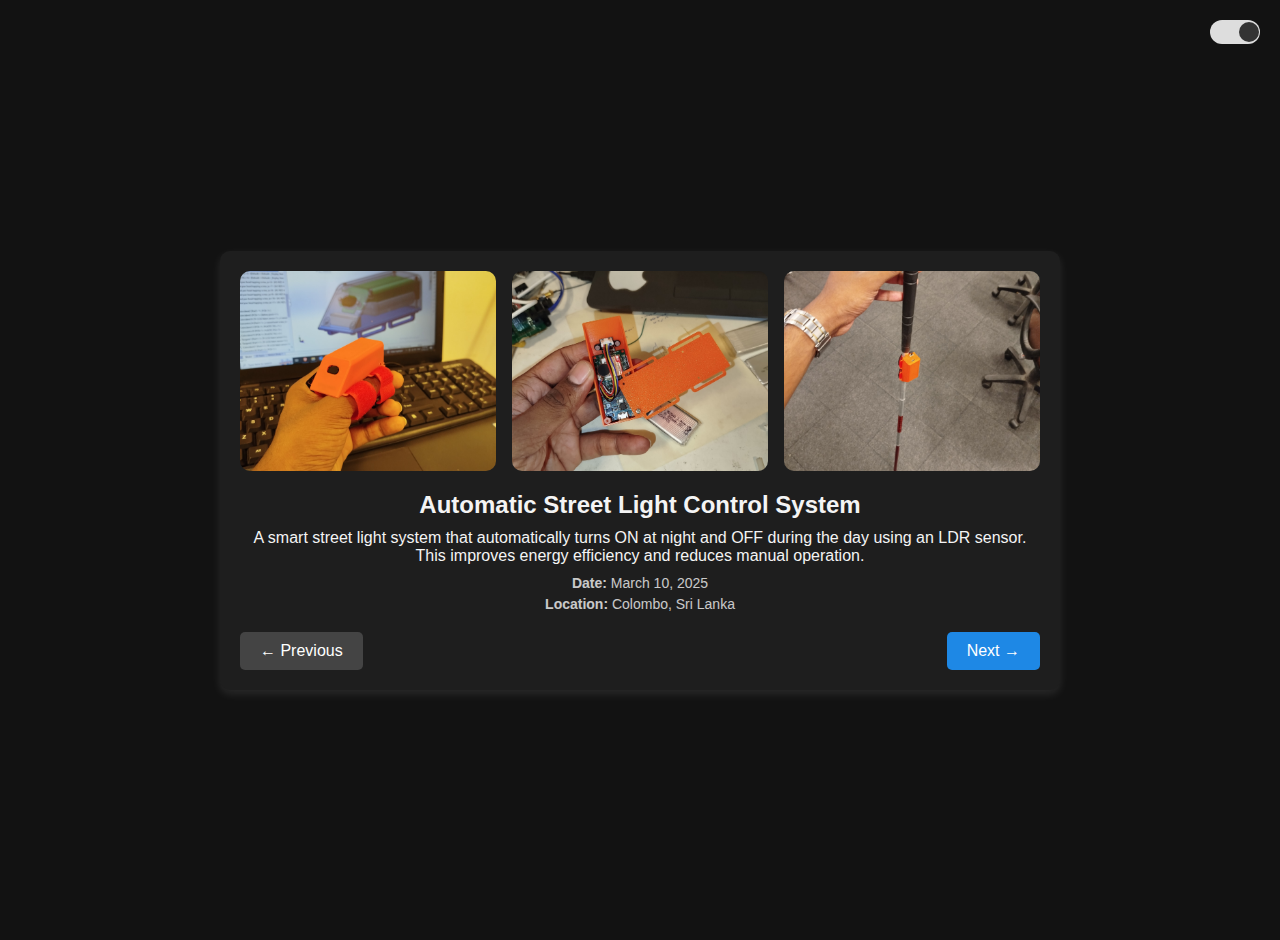
<file: files/Project1.html>
<!DOCTYPE html>
<html lang="en">
<head>
    <meta charset="UTF-8">
    <meta name="viewport" content="width=device-width, initial-scale=1.0">
    <title>Project Showcase</title>
    <style>
        /*blind_cane*/
        /* General Styles */
        body {
            font-family: Arial, sans-serif;
            margin: 0;
            padding: 20px;
            display: flex;
            justify-content: center;
            align-items: center;
            min-height: 100vh;
            background-color: #121212;
            color: #f4f4f4;
            transition: background 0.3s ease, color 0.3s ease;
        }

        /* Container */
        .container {
            max-width: 800px;
            width: 100%;
            background: #1e1e1e;
            padding: 20px;
            border-radius: 10px;
            box-shadow: 0 4px 10px rgba(255, 255, 255, 0.1);
            text-align: center;
        }

        /* Project Image Gallery */
        .image-gallery {
            display: flex;
            justify-content: space-between;
            gap: 10px;
            margin-bottom: 20px;
        }

        .image-gallery img {
            width: 32%;
            height: 200px;
            object-fit: cover;
            border-radius: 10px;
        }

        /* Responsive: Stack images on small screens */
        @media (max-width: 600px) {
            .image-gallery {
                flex-direction: column;
                align-items: center;
            }

            .image-gallery img {
                width: 100%;
                height: auto;
            }
        }

        /* Project Details */
        .project-title {
            font-size: 24px;
            font-weight: bold;
            margin-top: 15px;
        }

        .project-description {
            font-size: 16px;
            margin: 10px 0;
            padding: 0 10px;
        }

        .project-meta {
            font-size: 14px;
            margin: 5px 0;
            opacity: 0.8;
        }

        /* Navigation Buttons */
        .nav-buttons {
            display: flex;
            justify-content: space-between;
            margin-top: 20px;
        }

        .nav-btn {
            padding: 10px 20px;
            border: none;
            border-radius: 5px;
            font-size: 16px;
            cursor: pointer;
            transition: 0.3s ease;
        }

        .prev-btn {
            background: #444;
            color: white;
        }

        .next-btn {
            background: #1E88E5;
            color: white;
        }

        .prev-btn:hover {
            background: #666;
        }

        .next-btn:hover {
            background: #0b7dda;
        }

        /* Dark Mode Toggle Button */
        .toggle-switch {
            position: absolute;
            top: 20px;
            right: 20px;
            display: flex;
            align-items: center;
            cursor: pointer;
        }

        .toggle-switch input {
            display: none;
        }

        .toggle-switch label {
            width: 50px;
            height: 24px;
            background: #2196F3;
            border-radius: 20px;
            position: relative;
            display: inline-block;
            transition: 0.3s;
        }

        .toggle-switch label::before {
            content: "";
            position: absolute;
            width: 20px;
            height: 20px;
            background: white;
            border-radius: 50%;
            top: 2px;
            left: 3px;
            transition: 0.3s;
        }

        .toggle-switch input:checked + label {
            background: #ddd;
        }

        .toggle-switch input:checked + label::before {
            transform: translateX(26px);
            background: #333;
        }

        /* Light Mode */
        .light-mode {
            background-color: #f4f4f4;
            color: #121212;
        }

        .light-mode .container {
            background: white;
            color: black;
            box-shadow: 0 4px 10px rgba(0, 0, 0, 0.2);
        }

        .light-mode .prev-btn {
            background: #ccc;
            color: black;
        }

        .light-mode .next-btn {
            background: #2196F3;
        }

        .light-mode .prev-btn:hover {
            background: #999;
        }

    </style>
</head>
<body class="dark-mode">

    <!-- Dark Mode Toggle Switch -->
    <div class="toggle-switch">
        <input type="checkbox" id="darkModeToggle" checked>
        <label for="darkModeToggle"></label>
    </div>

    <!-- Project Container -->
    <div class="container">
        
        <!-- Image Gallery -->
        <div class="image-gallery">
            <img src="./img1/blind1.jpg" alt="Project Image 1">
            <img src="./img1/blind2.jpg" alt="Project Image 2">
            <img src="./img1/blind3.jpg" alt="Project Image 3">
        </div>

        <div class="project-title">Automatic Street Light Control System</div>
        <div class="project-description">
            A smart street light system that automatically turns ON at night and OFF during the day using an LDR sensor. This improves energy efficiency and reduces manual operation.
        </div>
        <div class="project-meta"><strong>Date:</strong> March 10, 2025</div>
        <div class="project-meta"><strong>Location:</strong> Colombo, Sri Lanka</div>

        <!-- Navigation Buttons -->
        <div class="nav-buttons">
            <button class="nav-btn prev-btn" onclick="goToPreviousPage()">← Previous</button>
            <button class="nav-btn next-btn" onclick="goToNextPage()">Next →</button>
        </div>
    </div>

    <script>
        // Dark Mode Toggle Functionality
        const toggleSwitch = document.getElementById("darkModeToggle");
        toggleSwitch.addEventListener("change", () => {
            document.body.classList.toggle("light-mode");
        });

        // Navigation Functions (Update with actual URLs)
        function goToPreviousPage() {
            window.location.href = "previous-page.html"; // Change to actual previous page URL
        }

        function goToNextPage() {
            window.location.href = "./files/project2.html"; // Change to actual next page URL
        }
    </script>

</body>
</html>
</file>
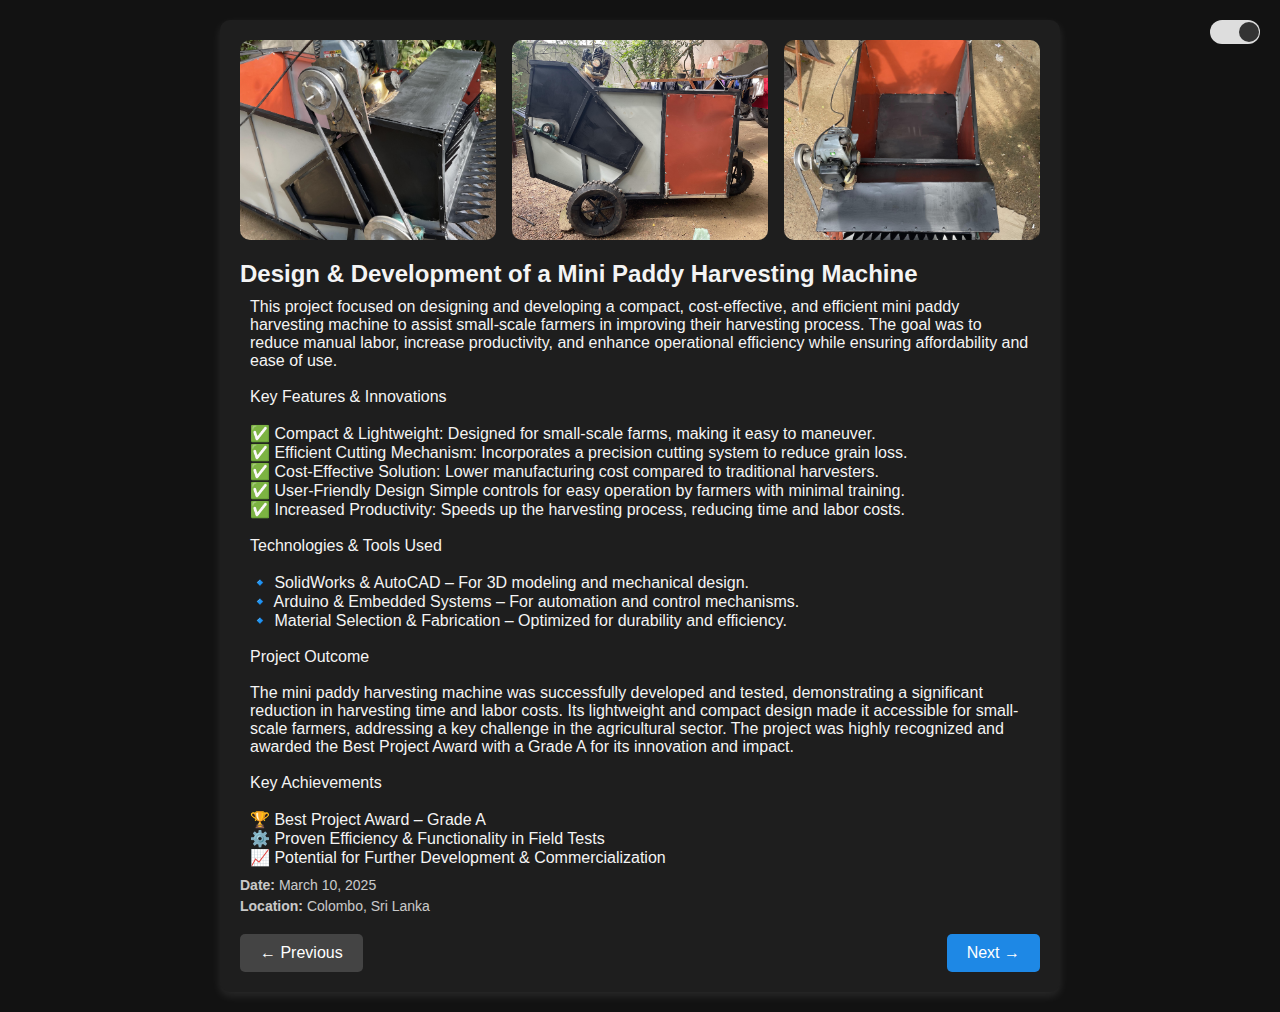
<file: files/Project2.html>
<!DOCTYPE html> 
<html lang="en">
<head>
    <meta charset="UTF-8">
    <meta name="viewport" content="width=device-width, initial-scale=1.0">
    <title>Project Showcase</title>
    <style>
        
        /* General Styles */
        body {
            font-family: Arial, sans-serif;
            margin: 0;
            padding: 20px;
            display: flex;
            justify-content: center;
            align-items: center;
            min-height: 100vh;
            background-color: #121212;
            color: #f4f4f4;
            transition: background 0.3s ease, color 0.3s ease;
        }

        /* Container */
        .container {
            max-width: 800px;
            width: 100%;
            background: #1e1e1e;
            padding: 20px;
            border-radius: 10px;
            box-shadow: 0 4px 10px rgba(255, 255, 255, 0.1);
            text-align: left;
        }

        /* Project Image Gallery */
        .image-gallery {
            display: flex;
            justify-content: space-between;
            gap: 10px;
            margin-bottom: 20px;
        }

        .image-gallery img {
            width: 32%;
            height: 200px;
            object-fit: cover;
            border-radius: 10px;
        }

        /* Responsive: Stack images on small screens */
        @media (max-width: 600px) {
            .image-gallery {
                flex-direction: column;
                align-items: center;
            }

            .image-gallery img {
                width: 100%;
                height: auto;
            }
        }

        /* Project Details */
        .project-title {
            font-size: 24px;
            font-weight: bold;
            margin-top: 15px;
        }

        .project-description {
            font-size: 16px;
            margin: 10px 0;
            padding: 0 10px;
        }

        .project-meta {
            font-size: 14px;
            margin: 5px 0;
            opacity: 0.8;
        }

        /* Navigation Buttons */
        .nav-buttons {
            display: flex;
            justify-content: space-between;
            margin-top: 20px;
        }

        .nav-btn {
            padding: 10px 20px;
            border: none;
            border-radius: 5px;
            font-size: 16px;
            cursor: pointer;
            transition: 0.3s ease;
        }

        .prev-btn {
            background: #444;
            color: white;
        }

        .next-btn {
            background: #1E88E5;
            color: white;
        }

        .prev-btn:hover {
            background: #666;
        }

        .next-btn:hover {
            background: #0b7dda;
        }

        /* Dark Mode Toggle Button */
        .toggle-switch {
            position: absolute;
            top: 20px;
            right: 20px;
            display: flex;
            align-items: center;
            cursor: pointer;
        }

        .toggle-switch input {
            display: none;
        }

        .toggle-switch label {
            width: 50px;
            height: 24px;
            background: #2196F3;
            border-radius: 20px;
            position: relative;
            display: inline-block;
            transition: 0.3s;
        }

        .toggle-switch label::before {
            content: "";
            position: absolute;
            width: 20px;
            height: 20px;
            background: white;
            border-radius: 50%;
            top: 2px;
            left: 3px;
            transition: 0.3s;
        }

        .toggle-switch input:checked + label {
            background: #ddd;
        }

        .toggle-switch input:checked + label::before {
            transform: translateX(26px);
            background: #333;
        }

        /* Light Mode */
        .light-mode {
            background-color: #f4f4f4;
            color: #121212;
        }

        .light-mode .container {
            background: white;
            color: black;
            box-shadow: 0 4px 10px rgba(0, 0, 0, 0.2);
        }

        .light-mode .prev-btn {
            background: #ccc;
            color: black;
        }

        .light-mode .next-btn {
            background: #2196F3;
        }

        .light-mode .prev-btn:hover {
            background: #999;
        }

    </style>
</head>
<body class="dark-mode">

    <!-- Dark Mode Toggle Switch -->
    <div class="toggle-switch">
        <input type="checkbox" id="darkModeToggle" checked>
        <label for="darkModeToggle"></label>
    </div>

    <!-- Project Container -->
    <div class="container">
        
        <!-- Image Gallery -->
        <div class="image-gallery">
            <img src="./img1/mini1.jpg" alt="Project Image 1">
            <img src="./img1/mini2.jpg" alt="Project Image 2">
            <img src="./img1/mini3.jpg" alt="Project Image 3">
        </div>

        <div class="project-title">Design & Development of a Mini Paddy Harvesting Machine</div>
        <div class="project-description">
        This project focused on designing and developing a compact, cost-effective, and efficient mini paddy harvesting machine to
        assist small-scale farmers in improving their harvesting process. The goal was to reduce manual labor,
        increase productivity, and enhance operational efficiency while ensuring affordability and ease of use.<br>
        <br>
        Key Features & Innovations<br>
        <br>
            ✅ Compact & Lightweight:  Designed for small-scale farms, making it easy to maneuver.<br>
            
            ✅ Efficient Cutting Mechanism: Incorporates a precision cutting system to reduce grain loss.<br>
            
            ✅ Cost-Effective Solution: Lower manufacturing cost compared to traditional harvesters.<br>
            
            ✅ User-Friendly Design Simple controls for easy operation by farmers with minimal training.<br>
            
            ✅ Increased Productivity: Speeds up the harvesting process, reducing time and labor costs.<br>
            <br>
            Technologies & Tools Used<br>
            <br>
            🔹 SolidWorks & AutoCAD  – For 3D modeling and mechanical design.<br>
            
            🔹 Arduino & Embedded Systems – For automation and control mechanisms.<br>
            
            🔹 Material Selection & Fabrication – Optimized for durability and efficiency.<br>
            <br>
            Project Outcome<br>
            <br>
            The mini paddy harvesting machine was successfully developed and tested, demonstrating a significant reduction in harvesting time and labor costs. Its lightweight and compact design made it accessible for small-scale farmers, addressing a key challenge in the agricultural sector. The project was highly recognized and awarded the Best Project Award with a Grade A for its innovation and impact.<br>
            <br>
            Key Achievements<br>
            <br>
            🏆 Best Project Award – Grade A<br>
            
            ⚙️ Proven Efficiency & Functionality in Field Tests<br>
            
            📈 Potential for Further Development & Commercialization <br>       </div>
        <div class="project-meta"><strong>Date:</strong> March 10, 2025</div>
        <div class="project-meta"><strong>Location:</strong> Colombo, Sri Lanka</div>

        <!-- Navigation Buttons -->
        <div class="nav-buttons">
            <button class="nav-btn prev-btn" onclick="goToPreviousPage()">← Previous</button>
            <button class="nav-btn next-btn" onclick="goToNextPage()">Next →</button>
        </div>
    </div>

    <script>
        // Dark Mode Toggle Functionality
        const toggleSwitch = document.getElementById("darkModeToggle");
        toggleSwitch.addEventListener("change", () => {
            document.body.classList.toggle("light-mode");
        });

        // Navigation Functions (Update with actual URLs)
        function goToPreviousPage() {
            window.location.href = "./files/project1.html"; // Change to actual previous page URL
        }

        function goToNextPage() {
            window.location.href = "./files/project3.html"; // Change to actual next page URL
        }
    </script>

</body>
</html>
</file>
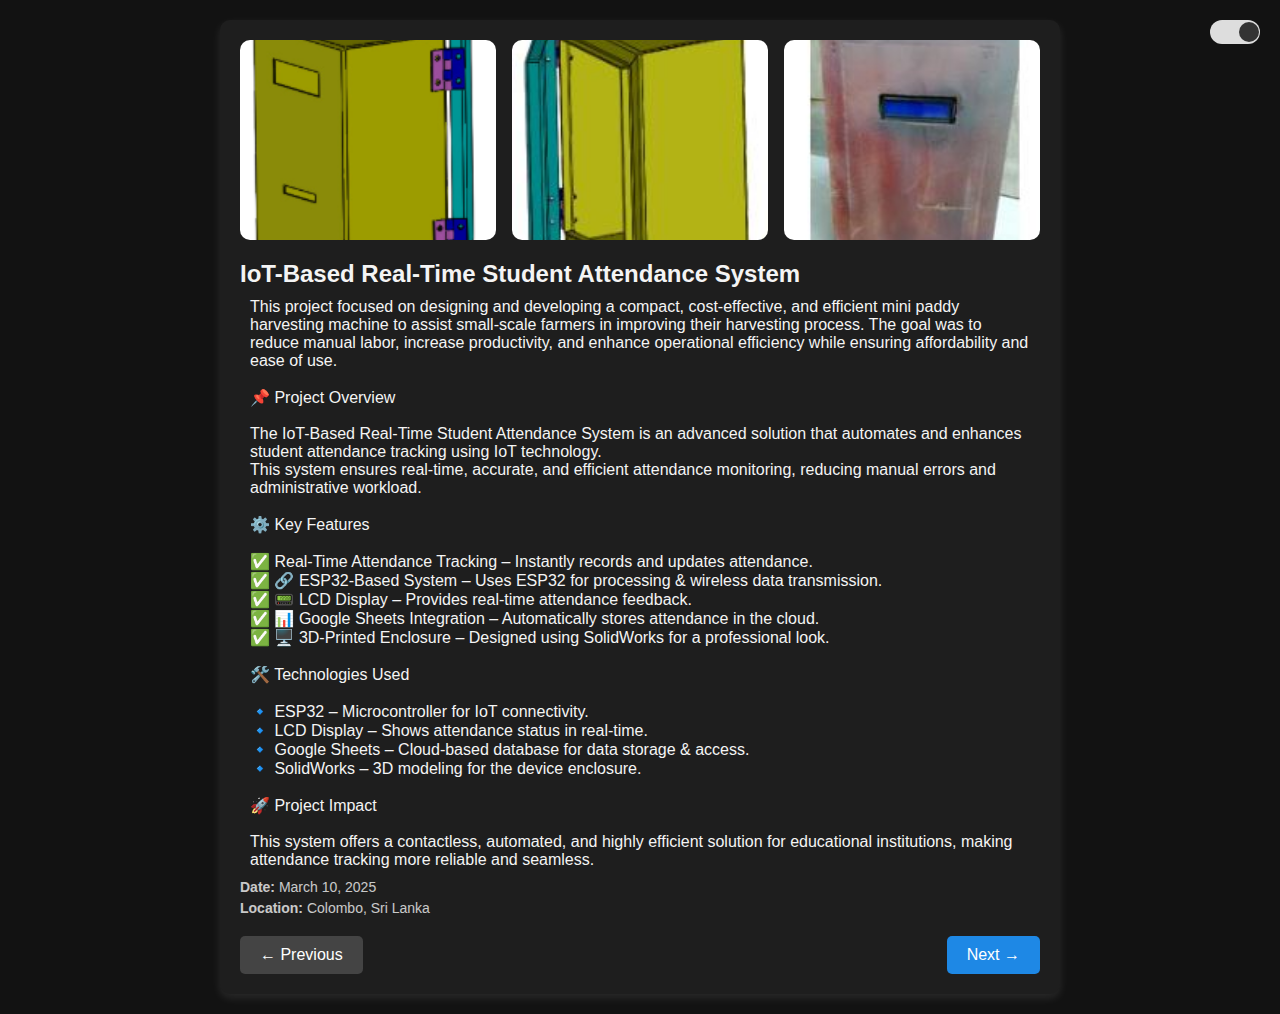
<file: files/Project3.html>
<!DOCTYPE html> 
<html lang="en">
<head>
    <meta charset="UTF-8">
    <meta name="viewport" content="width=device-width, initial-scale=1.0">
    <title>Project Showcase</title>
    <style>
        
        /* General Styles */
        body {
            font-family: Arial, sans-serif;
            margin: 0;
            padding: 20px;
            display: flex;
            justify-content: center;
            align-items: center;
            min-height: 100vh;
            background-color: #121212;
            color: #f4f4f4;
            transition: background 0.3s ease, color 0.3s ease;
        }

        /* Container */
        .container {
            max-width: 800px;
            width: 100%;
            background: #1e1e1e;
            padding: 20px;
            border-radius: 10px;
            box-shadow: 0 4px 10px rgba(255, 255, 255, 0.1);
            text-align: left;
        }

        /* Project Image Gallery */
        .image-gallery {
            display: flex;
            justify-content: space-between;
            gap: 10px;
            margin-bottom: 20px;
        }

        .image-gallery img {
            width: 32%;
            height: 200px;
            object-fit: cover;
            border-radius: 10px;
        }

        /* Responsive: Stack images on small screens */
        @media (max-width: 600px) {
            .image-gallery {
                flex-direction: column;
                align-items: center;
            }

            .image-gallery img {
                width: 100%;
                height: auto;
            }
        }

        /* Project Details */
        .project-title {
            font-size: 24px;
            font-weight: bold;
            margin-top: 15px;
        }

        .project-description {
            font-size: 16px;
            margin: 10px 0;
            padding: 0 10px;
        }

        .project-meta {
            font-size: 14px;
            margin: 5px 0;
            opacity: 0.8;
        }

        /* Navigation Buttons */
        .nav-buttons {
            display: flex;
            justify-content: space-between;
            margin-top: 20px;
        }

        .nav-btn {
            padding: 10px 20px;
            border: none;
            border-radius: 5px;
            font-size: 16px;
            cursor: pointer;
            transition: 0.3s ease;
        }

        .prev-btn {
            background: #444;
            color: white;
        }

        .next-btn {
            background: #1E88E5;
            color: white;
        }

        .prev-btn:hover {
            background: #666;
        }

        .next-btn:hover {
            background: #0b7dda;
        }

        /* Dark Mode Toggle Button */
        .toggle-switch {
            position: absolute;
            top: 20px;
            right: 20px;
            display: flex;
            align-items: center;
            cursor: pointer;
        }

        .toggle-switch input {
            display: none;
        }

        .toggle-switch label {
            width: 50px;
            height: 24px;
            background: #2196F3;
            border-radius: 20px;
            position: relative;
            display: inline-block;
            transition: 0.3s;
        }

        .toggle-switch label::before {
            content: "";
            position: absolute;
            width: 20px;
            height: 20px;
            background: white;
            border-radius: 50%;
            top: 2px;
            left: 3px;
            transition: 0.3s;
        }

        .toggle-switch input:checked + label {
            background: #ddd;
        }

        .toggle-switch input:checked + label::before {
            transform: translateX(26px);
            background: #333;
        }

        /* Light Mode */
        .light-mode {
            background-color: #f4f4f4;
            color: #121212;
        }

        .light-mode .container {
            background: white;
            color: black;
            box-shadow: 0 4px 10px rgba(0, 0, 0, 0.2);
        }

        .light-mode .prev-btn {
            background: #ccc;
            color: black;
        }

        .light-mode .next-btn {
            background: #2196F3;
        }

        .light-mode .prev-btn:hover {
            background: #999;
        }

    </style>
</head>
<body class="dark-mode">

    <!-- Dark Mode Toggle Switch -->
    <div class="toggle-switch">
        <input type="checkbox" id="darkModeToggle" checked>
        <label for="darkModeToggle"></label>
    </div>

    <!-- Project Container -->
    <div class="container">
        
        <!-- Image Gallery -->
        <div class="image-gallery">
            <img src="./img1/Attendance1.jpg" alt="Project Image 1">
            <img src="./img1/Attendance2.jpg" alt="Project Image 2">
            <img src="./img1/Attendance3.jpg" alt="Project Image 3">
        </div>

        <div class="project-title">IoT-Based Real-Time Student Attendance System</div>
        <div class="project-description">
        This project focused on designing and developing a compact, cost-effective, and efficient mini paddy harvesting machine to
        assist small-scale farmers in improving their harvesting process. The goal was to reduce manual labor,
        increase productivity, and enhance operational efficiency while ensuring affordability and ease of use.<br>
        <br>
        📌 Project Overview <br>
        <br>
The IoT-Based Real-Time Student Attendance System is an advanced solution that automates and enhances student attendance tracking using IoT technology. <br>
This system ensures real-time, accurate, and efficient attendance monitoring, reducing manual errors and administrative workload. <br>
<br>
⚙️ Key Features <br>
<br>
✅ Real-Time Attendance Tracking – Instantly records and updates attendance. <br>
✅ 🔗 ESP32-Based System – Uses ESP32 for processing & wireless data transmission. <br>
✅ 📟 LCD Display – Provides real-time attendance feedback. <br>
✅ 📊 Google Sheets Integration – Automatically stores attendance in the cloud. <br>
✅ 🖥️ 3D-Printed Enclosure – Designed using SolidWorks for a professional look. <br>
<br>
🛠️ Technologies Used <br>
<br>
🔹 ESP32 – Microcontroller for IoT connectivity. <br>
🔹 LCD Display – Shows attendance status in real-time. <br>
🔹 Google Sheets – Cloud-based database for data storage & access. <br>
🔹 SolidWorks – 3D modeling for the device enclosure. <br>
<br>
🚀 Project Impact <br>
<br>
This system offers a contactless, automated, and highly efficient solution for educational institutions, making attendance tracking more reliable and seamless. <br>

   </div>
        <div class="project-meta"><strong>Date:</strong> March 10, 2025</div>
        <div class="project-meta"><strong>Location:</strong> Colombo, Sri Lanka</div>

        <!-- Navigation Buttons -->
        <div class="nav-buttons">
            <button class="nav-btn prev-btn" onclick="goToPreviousPage()">← Previous</button>
            <button class="nav-btn next-btn" onclick="goToNextPage()">Next →</button>
        </div>
    </div>

    <script>
        // Dark Mode Toggle Functionality
        const toggleSwitch = document.getElementById("darkModeToggle");
        toggleSwitch.addEventListener("change", () => {
            document.body.classList.toggle("light-mode");
        });

        // Navigation Functions (Update with actual URLs)
        function goToPreviousPage() {
            window.location.href = "./files/project2.html"; // Change to actual previous page URL
        }

        function goToNextPage() {
            window.location.href = "./files/project4.html"; // Change to actual next page URL
        }
    </script>

</body>
</html>
</file>
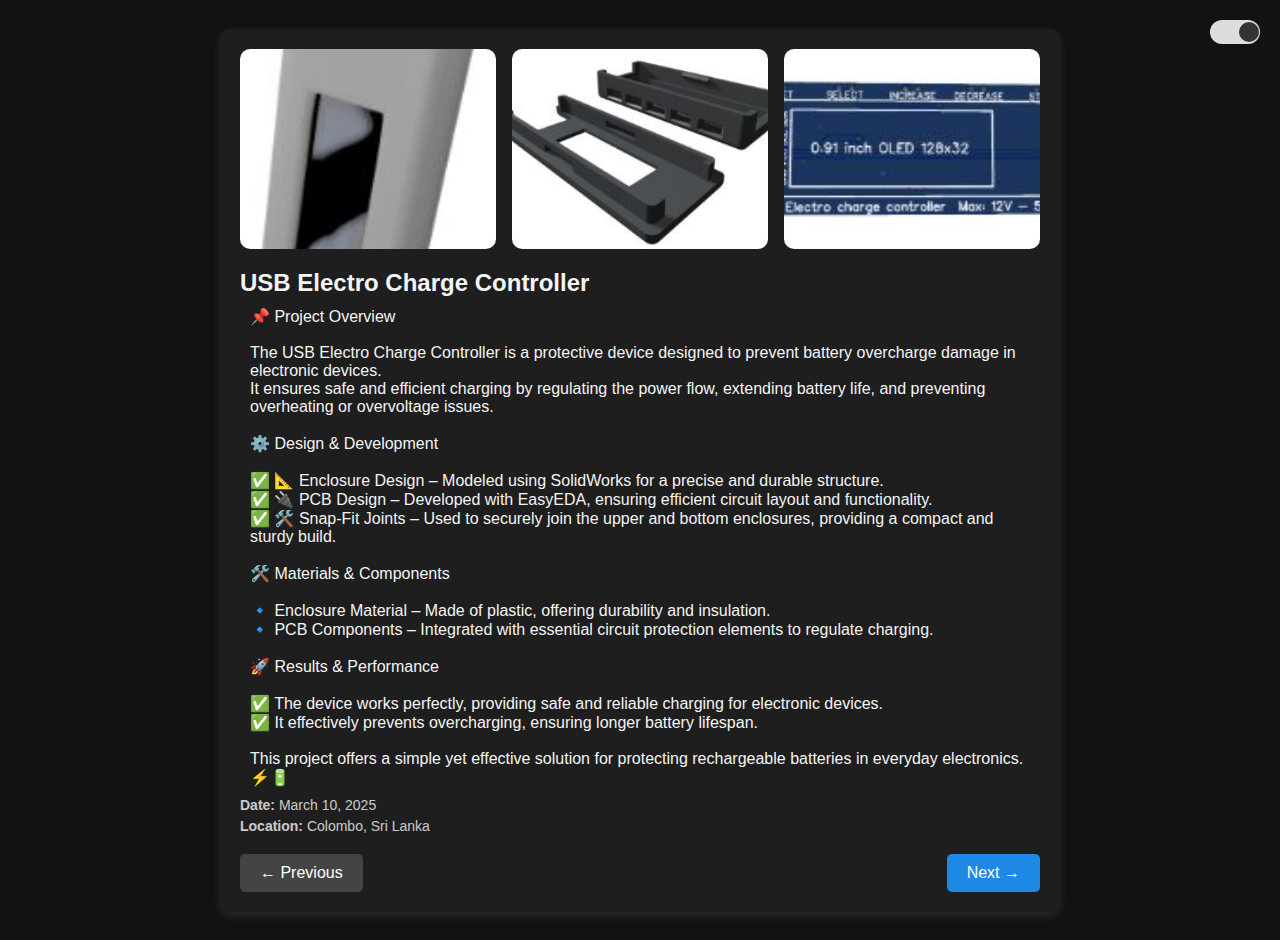
<file: files/Project4.html>
<!DOCTYPE html> 
<html lang="en">
<head>
    <meta charset="UTF-8">
    <meta name="viewport" content="width=device-width, initial-scale=1.0">
    <title>Project Showcase</title>
    <style>
        
        /* General Styles */
        body {
            font-family: Arial, sans-serif;
            margin: 0;
            padding: 20px;
            display: flex;
            justify-content: center;
            align-items: center;
            min-height: 100vh;
            background-color: #121212;
            color: #f4f4f4;
            transition: background 0.3s ease, color 0.3s ease;
        }

        /* Container */
        .container {
            max-width: 800px;
            width: 100%;
            background: #1e1e1e;
            padding: 20px;
            border-radius: 10px;
            box-shadow: 0 4px 10px rgba(255, 255, 255, 0.1);
            text-align: left;
        }

        /* Project Image Gallery */
        .image-gallery {
            display: flex;
            justify-content: space-between;
            gap: 10px;
            margin-bottom: 20px;
        }

        .image-gallery img {
            width: 32%;
            height: 200px;
            object-fit: cover;
            border-radius: 10px;
        }

        /* Responsive: Stack images on small screens */
        @media (max-width: 600px) {
            .image-gallery {
                flex-direction: column;
                align-items: center;
            }

            .image-gallery img {
                width: 100%;
                height: auto;
            }
        }

        /* Project Details */
        .project-title {
            font-size: 24px;
            font-weight: bold;
            margin-top: 15px;
        }

        .project-description {
            font-size: 16px;
            margin: 10px 0;
            padding: 0 10px;
        }

        .project-meta {
            font-size: 14px;
            margin: 5px 0;
            opacity: 0.8;
        }

        /* Navigation Buttons */
        .nav-buttons {
            display: flex;
            justify-content: space-between;
            margin-top: 20px;
        }

        .nav-btn {
            padding: 10px 20px;
            border: none;
            border-radius: 5px;
            font-size: 16px;
            cursor: pointer;
            transition: 0.3s ease;
        }

        .prev-btn {
            background: #444;
            color: white;
        }

        .next-btn {
            background: #1E88E5;
            color: white;
        }

        .prev-btn:hover {
            background: #666;
        }

        .next-btn:hover {
            background: #0b7dda;
        }

        /* Dark Mode Toggle Button */
        .toggle-switch {
            position: absolute;
            top: 20px;
            right: 20px;
            display: flex;
            align-items: center;
            cursor: pointer;
        }

        .toggle-switch input {
            display: none;
        }

        .toggle-switch label {
            width: 50px;
            height: 24px;
            background: #2196F3;
            border-radius: 20px;
            position: relative;
            display: inline-block;
            transition: 0.3s;
        }

        .toggle-switch label::before {
            content: "";
            position: absolute;
            width: 20px;
            height: 20px;
            background: white;
            border-radius: 50%;
            top: 2px;
            left: 3px;
            transition: 0.3s;
        }

        .toggle-switch input:checked + label {
            background: #ddd;
        }

        .toggle-switch input:checked + label::before {
            transform: translateX(26px);
            background: #333;
        }

        /* Light Mode */
        .light-mode {
            background-color: #f4f4f4;
            color: #121212;
        }

        .light-mode .container {
            background: white;
            color: black;
            box-shadow: 0 4px 10px rgba(0, 0, 0, 0.2);
        }

        .light-mode .prev-btn {
            background: #ccc;
            color: black;
        }

        .light-mode .next-btn {
            background: #2196F3;
        }

        .light-mode .prev-btn:hover {
            background: #999;
        }

    </style>
</head>
<body class="dark-mode">

    <!-- Dark Mode Toggle Switch -->
    <div class="toggle-switch">
        <input type="checkbox" id="darkModeToggle" checked>
        <label for="darkModeToggle"></label>
    </div>

    <!-- Project Container -->
    <div class="container">
        
        <!-- Image Gallery -->
        <div class="image-gallery">
            <img src="./img1/LDR1.JPG" alt="Project Image 1">
            <img src="./img1/LDR2.JPG" alt="Project Image 2">
            <img src="./img1/LDR3.JPG" alt="Project Image 3">
        </div>

        <div class="project-title">USB Electro Charge Controller</div>
        <div class="project-description">
            📌 Project Overview <br>
            <br>
            The USB Electro Charge Controller is a protective device designed to prevent battery overcharge damage in electronic devices. <br>
            It ensures safe and efficient charging by regulating the power flow, extending battery life, and preventing overheating or overvoltage issues. <br>
            <br>
            ⚙️ Design & Development <br>
            <br>
            ✅ 📐 Enclosure Design – Modeled using SolidWorks for a precise and durable structure. <br>
            ✅ 🔌 PCB Design – Developed with EasyEDA, ensuring efficient circuit layout and functionality. <br>
            ✅ 🛠️ Snap-Fit Joints – Used to securely join the upper and bottom enclosures, providing a compact and sturdy build. <br>
            <br>
            🛠️ Materials & Components <br>
            <br>
            🔹 Enclosure Material – Made of plastic, offering durability and insulation. <br>
            🔹 PCB Components – Integrated with essential circuit protection elements to regulate charging. <br>
            <br>
            🚀 Results & Performance <br>
            <br>
            ✅ The device works perfectly, providing safe and reliable charging for electronic devices. <br>
            ✅ It effectively prevents overcharging, ensuring longer battery lifespan. <br>
            <br>
            
            This project offers a simple yet effective solution for protecting rechargeable batteries in everyday electronics. ⚡🔋 <br>
            
                   </div>
        <div class="project-meta"><strong>Date:</strong> March 10, 2025</div>
        <div class="project-meta"><strong>Location:</strong> Colombo, Sri Lanka</div>

        <!-- Navigation Buttons -->
        <div class="nav-buttons">
            <button class="nav-btn prev-btn" onclick="goToPreviousPage()">← Previous</button>
            <button class="nav-btn next-btn" onclick="goToNextPage()">Next →</button>
        </div>
    </div>

    <script>
        // Dark Mode Toggle Functionality
        const toggleSwitch = document.getElementById("darkModeToggle");
        toggleSwitch.addEventListener("change", () => {
            document.body.classList.toggle("light-mode");
        });

        // Navigation Functions (Update with actual URLs)
        function goToPreviousPage() {
            window.location.href = "./files/project3.html"; // Change to actual previous page URL
        }

        function goToNextPage() {
            window.location.href = "./files/project5.html"; // Change to actual next page URL
        }
    </script>

</body>
</html>
</file>
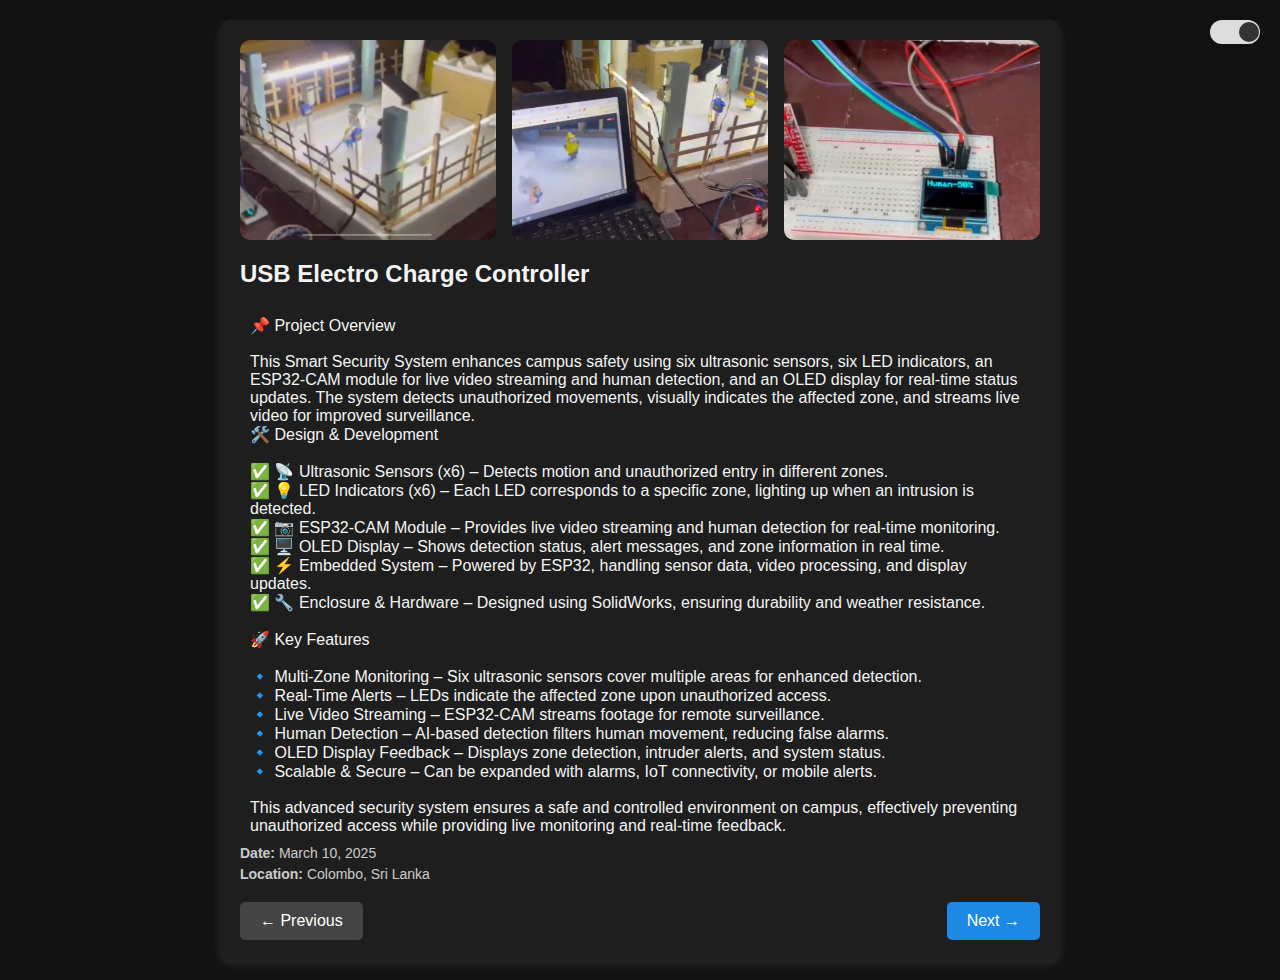
<file: files/Project5.html>
<!DOCTYPE html> 
<html lang="en">
<head>
    <meta charset="UTF-8">
    <meta name="viewport" content="width=device-width, initial-scale=1.0">
    <title>Project Showcase</title>
    <style>
        
        /* General Styles */
        body {
            font-family: Arial, sans-serif;
            margin: 0;
            padding: 20px;
            display: flex;
            justify-content: center;
            align-items: center;
            min-height: 100vh;
            background-color: #121212;
            color: #f4f4f4;
            transition: background 0.3s ease, color 0.3s ease;
        }

        /* Container */
        .container {
            max-width: 800px;
            width: 100%;
            background: #1e1e1e;
            padding: 20px;
            border-radius: 10px;
            box-shadow: 0 4px 10px rgba(255, 255, 255, 0.1);
            text-align: left;
        }

        /* Project Image Gallery */
        .image-gallery {
            display: flex;
            justify-content: space-between;
            gap: 10px;
            margin-bottom: 20px;
        }

        .image-gallery img {
            width: 32%;
            height: 200px;
            object-fit: cover;
            border-radius: 10px;
        }

        /* Responsive: Stack images on small screens */
        @media (max-width: 600px) {
            .image-gallery {
                flex-direction: column;
                align-items: center;
            }

            .image-gallery img {
                width: 100%;
                height: auto;
            }
        }

        /* Project Details */
        .project-title {
            font-size: 24px;
            font-weight: bold;
            margin-top: 15px;
        }

        .project-description {
            font-size: 16px;
            margin: 10px 0;
            padding: 0 10px;
        }

        .project-meta {
            font-size: 14px;
            margin: 5px 0;
            opacity: 0.8;
        }

        /* Navigation Buttons */
        .nav-buttons {
            display: flex;
            justify-content: space-between;
            margin-top: 20px;
        }

        .nav-btn {
            padding: 10px 20px;
            border: none;
            border-radius: 5px;
            font-size: 16px;
            cursor: pointer;
            transition: 0.3s ease;
        }

        .prev-btn {
            background: #444;
            color: white;
        }

        .next-btn {
            background: #1E88E5;
            color: white;
        }

        .prev-btn:hover {
            background: #666;
        }

        .next-btn:hover {
            background: #0b7dda;
        }

        /* Dark Mode Toggle Button */
        .toggle-switch {
            position: absolute;
            top: 20px;
            right: 20px;
            display: flex;
            align-items: center;
            cursor: pointer;
        }

        .toggle-switch input {
            display: none;
        }

        .toggle-switch label {
            width: 50px;
            height: 24px;
            background: #2196F3;
            border-radius: 20px;
            position: relative;
            display: inline-block;
            transition: 0.3s;
        }

        .toggle-switch label::before {
            content: "";
            position: absolute;
            width: 20px;
            height: 20px;
            background: white;
            border-radius: 50%;
            top: 2px;
            left: 3px;
            transition: 0.3s;
        }

        .toggle-switch input:checked + label {
            background: #ddd;
        }

        .toggle-switch input:checked + label::before {
            transform: translateX(26px);
            background: #333;
        }

        /* Light Mode */
        .light-mode {
            background-color: #f4f4f4;
            color: #121212;
        }

        .light-mode .container {
            background: white;
            color: black;
            box-shadow: 0 4px 10px rgba(0, 0, 0, 0.2);
        }

        .light-mode .prev-btn {
            background: #ccc;
            color: black;
        }

        .light-mode .next-btn {
            background: #2196F3;
        }

        .light-mode .prev-btn:hover {
            background: #999;
        }

    </style>
</head>
<body class="dark-mode">

    <!-- Dark Mode Toggle Switch -->
    <div class="toggle-switch">
        <input type="checkbox" id="darkModeToggle" checked>
        <label for="darkModeToggle"></label>
    </div>

    <!-- Project Container -->
    <div class="container">
        
        <!-- Image Gallery -->
        <div class="image-gallery">
            <img src="./img1/securty1.jpg" alt="Project Image 1">
            <img src="./img1/securty2.jpg" alt="Project Image 2">
            <img src="./img1/securty3.jpg" alt="Project Image 3">
        </div>

        <div class="project-title">USB Electro Charge Controller</div>
        <div class="project-description">
            <br>
            📌 Project Overview<br>
            <br>
This Smart Security System enhances campus safety using six ultrasonic sensors, six LED indicators, an ESP32-CAM module for live video streaming and human detection, and an OLED display for real-time status updates. The system detects unauthorized movements, visually indicates the affected zone, and streams live video for improved surveillance.
<br>
🛠️ Design & Development<br>
<br>
✅ 📡 Ultrasonic Sensors (x6) – Detects motion and unauthorized entry in different zones. <br>
✅ 💡 LED Indicators (x6) – Each LED corresponds to a specific zone, lighting up when an intrusion is detected. <br>
✅ 📷 ESP32-CAM Module – Provides live video streaming and human detection for real-time monitoring. <br>
✅ 🖥️ OLED Display – Shows detection status, alert messages, and zone information in real time. <br>
✅ ⚡ Embedded System – Powered by ESP32, handling sensor data, video processing, and display updates. <br>
✅ 🔧 Enclosure & Hardware – Designed using SolidWorks, ensuring durability and weather resistance. <br>
<br>
🚀 Key Features<br>
<br>
🔹 Multi-Zone Monitoring – Six ultrasonic sensors cover multiple areas for enhanced detection. <br>
🔹 Real-Time Alerts – LEDs indicate the affected zone upon unauthorized access. <br>
🔹 Live Video Streaming – ESP32-CAM streams footage for remote surveillance. <br>
🔹 Human Detection – AI-based detection filters human movement, reducing false alarms. <br>
🔹 OLED Display Feedback – Displays zone detection, intruder alerts, and system status. <br>
🔹 Scalable & Secure – Can be expanded with alarms, IoT connectivity, or mobile alerts. <br>
<br>
This advanced security system ensures a safe and controlled environment on campus, effectively
preventing unauthorized access while providing live monitoring and real-time feedback.
                   </div>
        <div class="project-meta"><strong>Date:</strong> March 10, 2025</div>
        <div class="project-meta"><strong>Location:</strong> Colombo, Sri Lanka</div>

        <!-- Navigation Buttons -->
        <div class="nav-buttons">
            <button class="nav-btn prev-btn" onclick="goToPreviousPage()">← Previous</button>
            <button class="nav-btn next-btn" onclick="goToNextPage()">Next →</button>
        </div>
    </div>

    <script>
        // Dark Mode Toggle Functionality
        const toggleSwitch = document.getElementById("darkModeToggle");
        toggleSwitch.addEventListener("change", () => {
            document.body.classList.toggle("light-mode");
        });

        // Navigation Functions (Update with actual URLs)
        function goToPreviousPage() {
            window.location.href = "./files/project4.html"; // Change to actual previous page URL
        }

        function goToNextPage() {
            window.location.href = "./files/project6.html"; // Change to actual next page URL
        }
    </script>

</body>
</html>
</file>
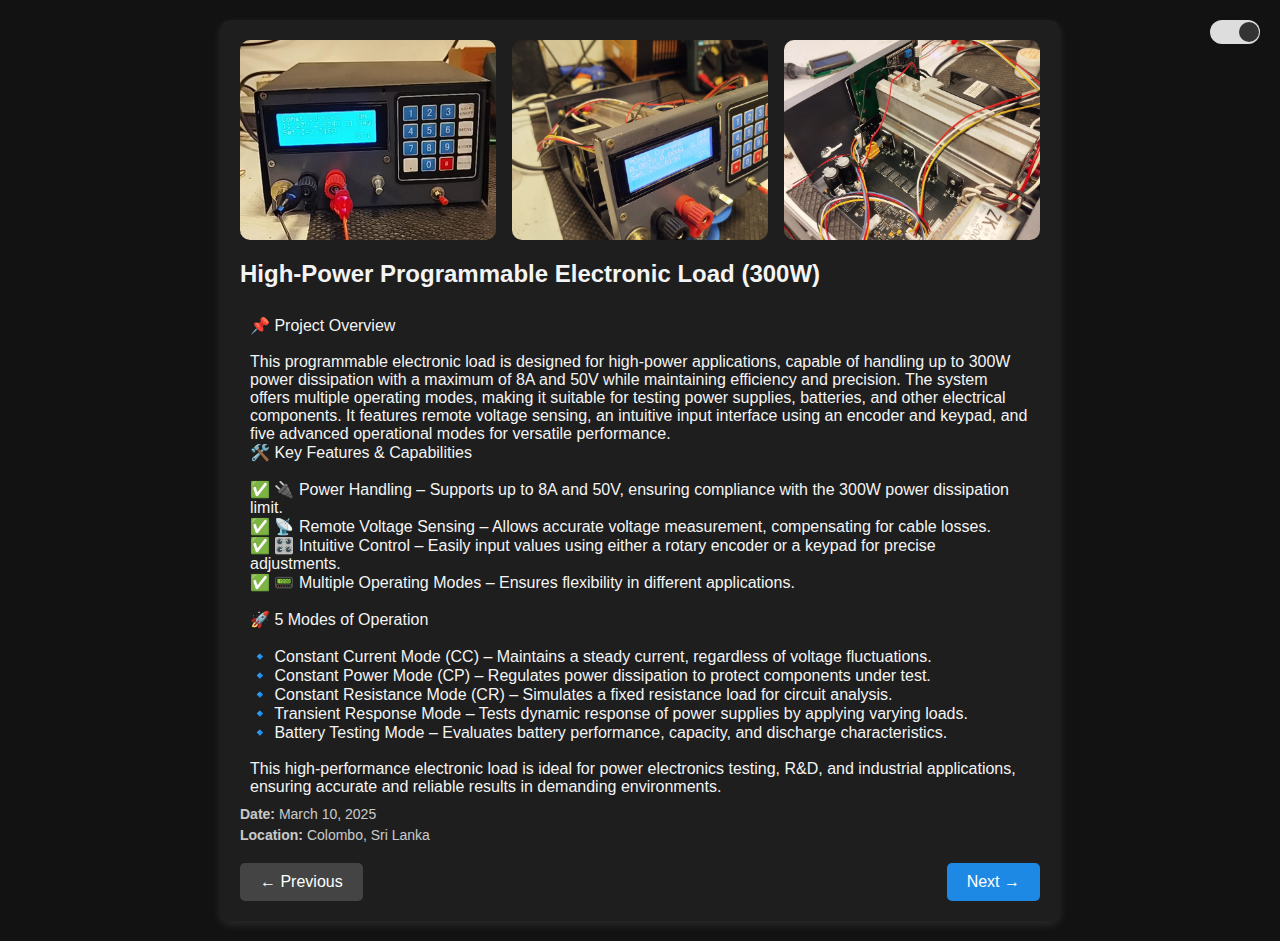
<file: files/Project6.html>
<!DOCTYPE html> 
<html lang="en">
<head>
    <meta charset="UTF-8">
    <meta name="viewport" content="width=device-width, initial-scale=1.0">
    <title>Project Showcase</title>
    <style>
        
        /* General Styles */
        body {
            font-family: Arial, sans-serif;
            margin: 0;
            padding: 20px;
            display: flex;
            justify-content: center;
            align-items: center;
            min-height: 100vh;
            background-color: #121212;
            color: #f4f4f4;
            transition: background 0.3s ease, color 0.3s ease;
        }

        /* Container */
        .container {
            max-width: 800px;
            width: 100%;
            background: #1e1e1e;
            padding: 20px;
            border-radius: 10px;
            box-shadow: 0 4px 10px rgba(255, 255, 255, 0.1);
            text-align: left;
        }

        /* Project Image Gallery */
        .image-gallery {
            display: flex;
            justify-content: space-between;
            gap: 10px;
            margin-bottom: 20px;
        }

        .image-gallery img {
            width: 32%;
            height: 200px;
            object-fit: cover;
            border-radius: 10px;
        }

        /* Responsive: Stack images on small screens */
        @media (max-width: 600px) {
            .image-gallery {
                flex-direction: column;
                align-items: center;
            }

            .image-gallery img {
                width: 100%;
                height: auto;
            }
        }

        /* Project Details */
        .project-title {
            font-size: 24px;
            font-weight: bold;
            margin-top: 15px;
        }

        .project-description {
            font-size: 16px;
            margin: 10px 0;
            padding: 0 10px;
        }

        .project-meta {
            font-size: 14px;
            margin: 5px 0;
            opacity: 0.8;
        }

        /* Navigation Buttons */
        .nav-buttons {
            display: flex;
            justify-content: space-between;
            margin-top: 20px;
        }

        .nav-btn {
            padding: 10px 20px;
            border: none;
            border-radius: 5px;
            font-size: 16px;
            cursor: pointer;
            transition: 0.3s ease;
        }

        .prev-btn {
            background: #444;
            color: white;
        }

        .next-btn {
            background: #1E88E5;
            color: white;
        }

        .prev-btn:hover {
            background: #666;
        }

        .next-btn:hover {
            background: #0b7dda;
        }

        /* Dark Mode Toggle Button */
        .toggle-switch {
            position: absolute;
            top: 20px;
            right: 20px;
            display: flex;
            align-items: center;
            cursor: pointer;
        }

        .toggle-switch input {
            display: none;
        }

        .toggle-switch label {
            width: 50px;
            height: 24px;
            background: #2196F3;
            border-radius: 20px;
            position: relative;
            display: inline-block;
            transition: 0.3s;
        }

        .toggle-switch label::before {
            content: "";
            position: absolute;
            width: 20px;
            height: 20px;
            background: white;
            border-radius: 50%;
            top: 2px;
            left: 3px;
            transition: 0.3s;
        }

        .toggle-switch input:checked + label {
            background: #ddd;
        }

        .toggle-switch input:checked + label::before {
            transform: translateX(26px);
            background: #333;
        }

        /* Light Mode */
        .light-mode {
            background-color: #f4f4f4;
            color: #121212;
        }

        .light-mode .container {
            background: white;
            color: black;
            box-shadow: 0 4px 10px rgba(0, 0, 0, 0.2);
        }

        .light-mode .prev-btn {
            background: #ccc;
            color: black;
        }

        .light-mode .next-btn {
            background: #2196F3;
        }

        .light-mode .prev-btn:hover {
            background: #999;
        }

    </style>
</head>
<body class="dark-mode">

    <!-- Dark Mode Toggle Switch -->
    <div class="toggle-switch">
        <input type="checkbox" id="darkModeToggle" checked>
        <label for="darkModeToggle"></label>
    </div>

    <!-- Project Container -->
    <div class="container">
        
        <!-- Image Gallery -->
        <div class="image-gallery">
            <img src="./img1/load1.jpg" alt="Project Image 1">
            <img src="./img1/load2.jpg" alt="Project Image 2">
            <img src="./img1/load3.jpg" alt="Project Image 3">
        </div>

        <div class="project-title">High-Power Programmable Electronic Load (300W)</div>
        <div class="project-description">
            <br>
            📌 Project Overview <br>
            <br>
This programmable electronic load is designed for high-power applications, capable of handling up to 300W power dissipation with a maximum of 8A and 50V while maintaining efficiency and precision. The system offers multiple operating modes, making it suitable for testing power supplies, batteries, and other electrical components. It features remote voltage sensing, an intuitive input interface using an encoder and keypad, and five advanced operational modes for versatile performance.
<br>
🛠️ Key Features & Capabilities <br>
<br>
✅ 🔌 Power Handling – Supports up to 8A and 50V, ensuring compliance with the 300W power dissipation limit. <br>
✅ 📡 Remote Voltage Sensing – Allows accurate voltage measurement, compensating for cable losses. <br>
✅ 🎛️ Intuitive Control – Easily input values using either a rotary encoder or a keypad for precise adjustments. <br>
✅ 📟 Multiple Operating Modes – Ensures flexibility in different applications. <br>
<br>
🚀 5 Modes of Operation <br>
<br>
🔹 Constant Current Mode (CC) – Maintains a steady current, regardless of voltage fluctuations. <br>
🔹 Constant Power Mode (CP) – Regulates power dissipation to protect components under test. <br>
🔹 Constant Resistance Mode (CR) – Simulates a fixed resistance load for circuit analysis. <br>
🔹 Transient Response Mode – Tests dynamic response of power supplies by applying varying loads. <br>
🔹 Battery Testing Mode – Evaluates battery performance, capacity, and discharge characteristics. <br>
<br>
This high-performance electronic load is ideal for power electronics testing, R&D, and industrial applications, ensuring accurate and reliable results in demanding environments.
                   </div>
        <div class="project-meta"><strong>Date:</strong> March 10, 2025</div>
        <div class="project-meta"><strong>Location:</strong> Colombo, Sri Lanka</div>

        <!-- Navigation Buttons -->
        <div class="nav-buttons">
            <button class="nav-btn prev-btn" onclick="goToPreviousPage()">← Previous</button>
            <button class="nav-btn next-btn" onclick="goToNextPage()">Next →</button>
        </div>
    </div>

    <script>
        // Dark Mode Toggle Functionality
        const toggleSwitch = document.getElementById("darkModeToggle");
        toggleSwitch.addEventListener("change", () => {
            document.body.classList.toggle("light-mode");
        });

        // Navigation Functions (Update with actual URLs)
        function goToPreviousPage() {
            window.location.href = "./files/project5.html"; // Change to actual previous page URL
        }

        function goToNextPage() {
            window.location.href = "./files/project7.html"; // Change to actual next page URL
        }
    </script>

</body>
</html>
</file>
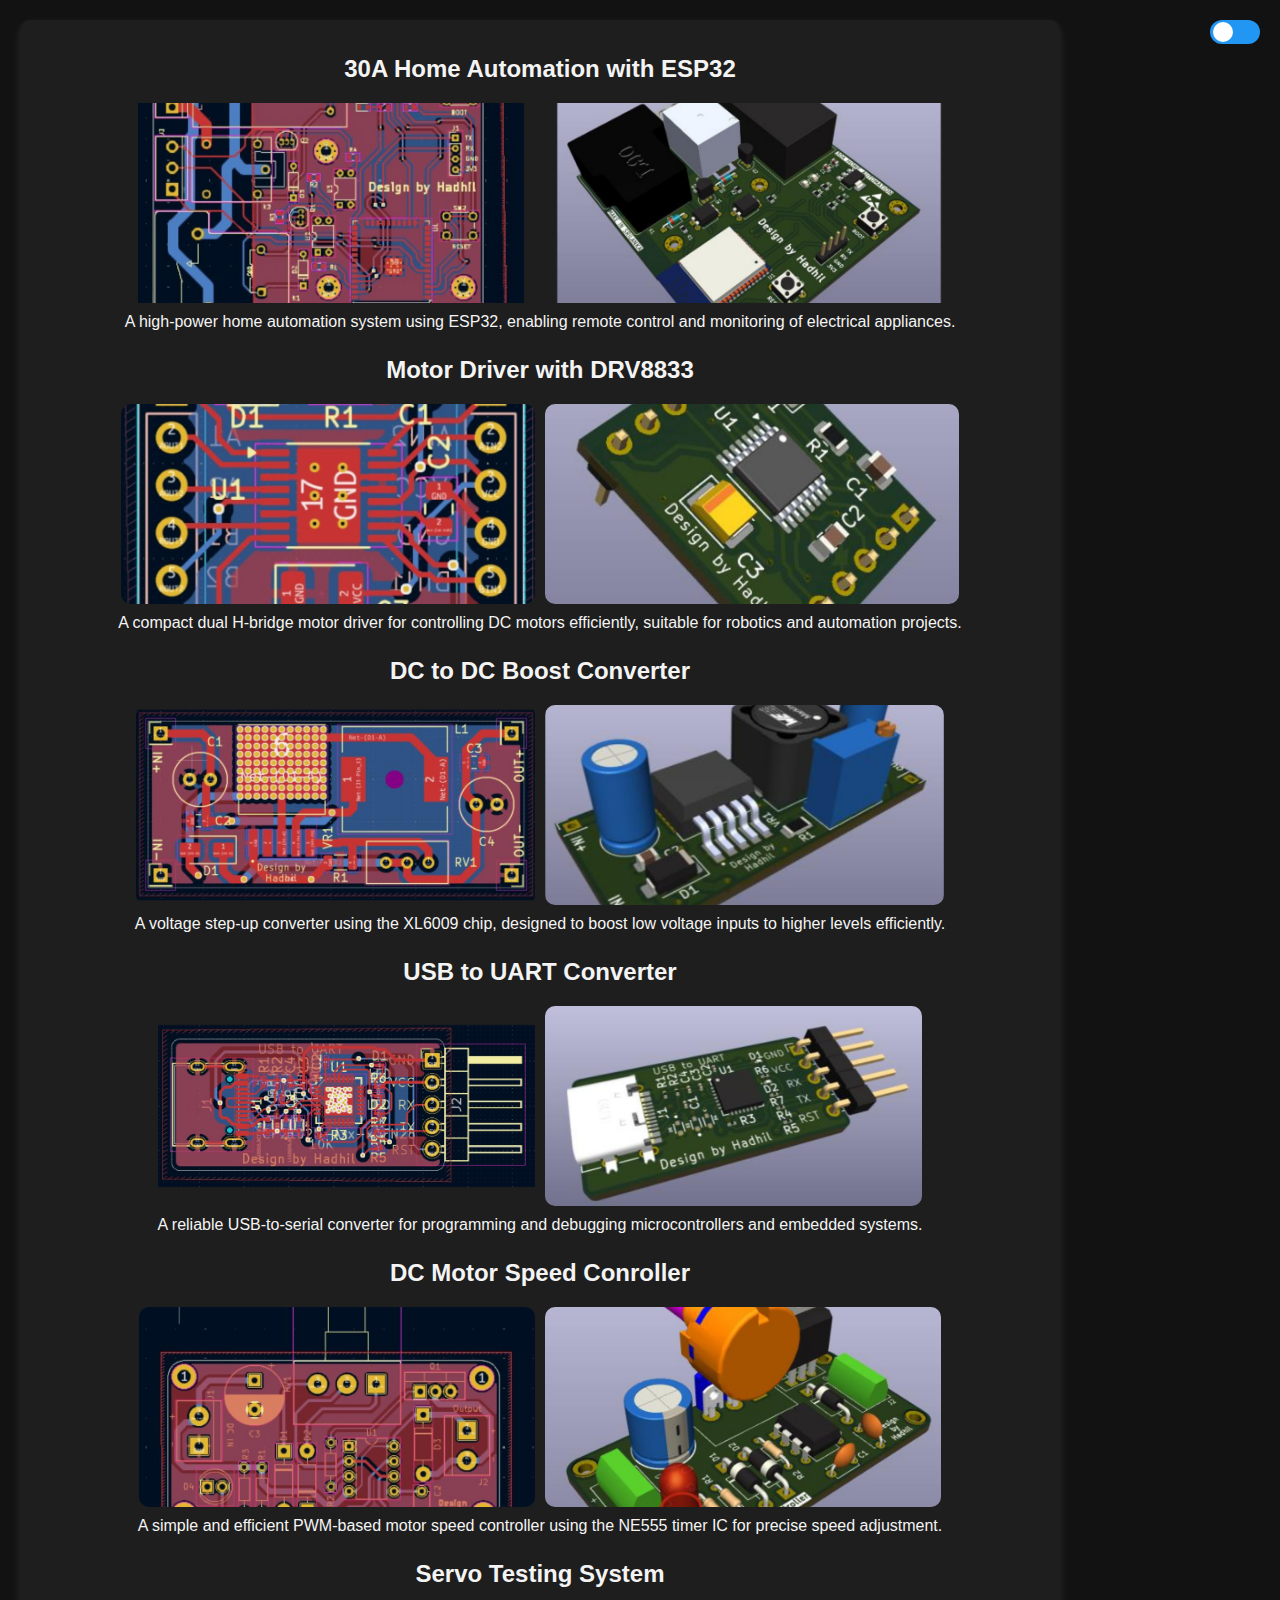
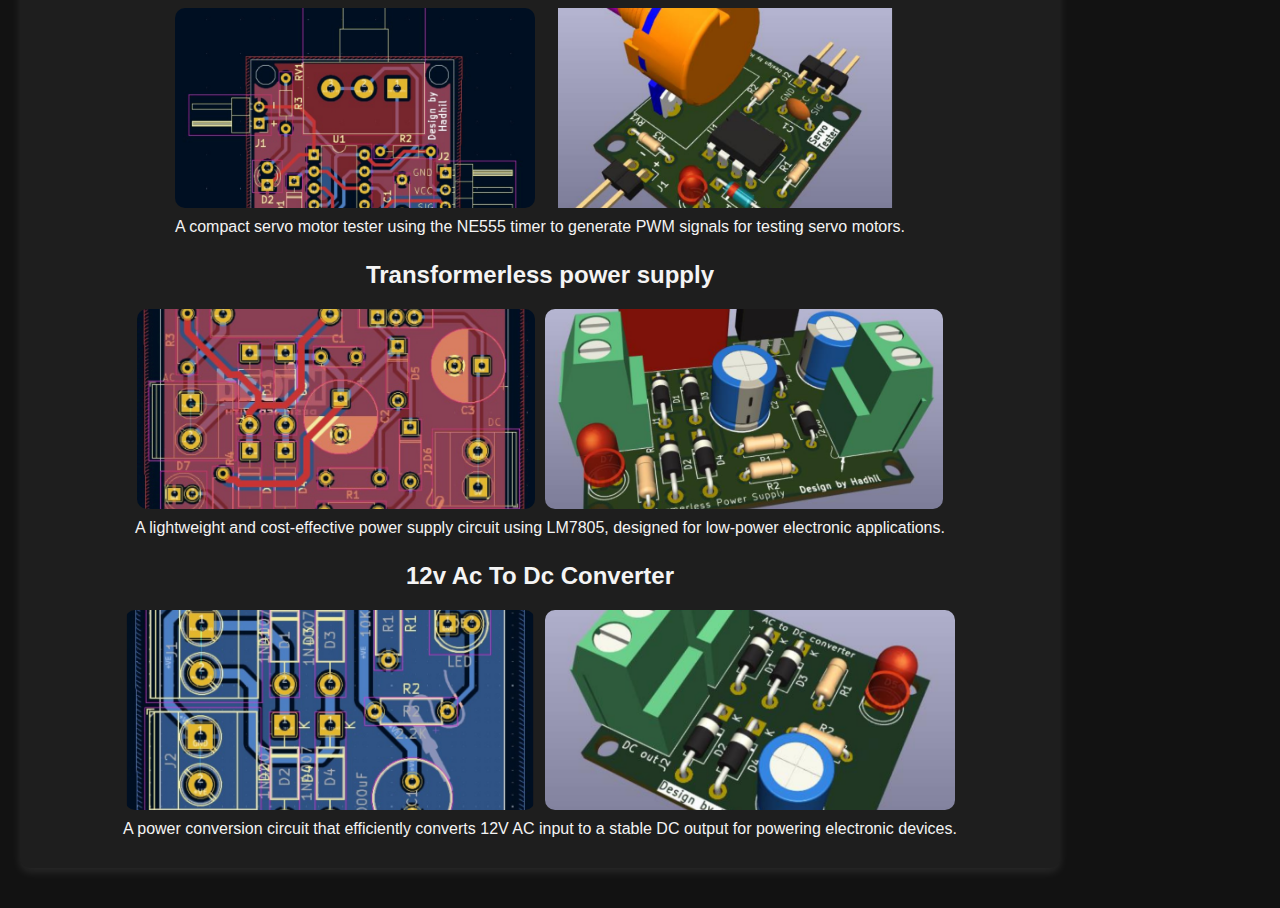
<file: files/Project7..html>
<!DOCTYPE html>
<html lang="en">
<head>
    <meta charset="UTF-8">
    <meta name="viewport" content="width=device-width, initial-scale=1.0">
    <title>Project Showcase</title>
    <style>
        /* General Styles */
        body {
            font-family: Arial, sans-serif;
            margin: 0;
            padding: 20px;
            display: flex;
            justify-content: center;
            align-items: flex-start;
            min-height: 100vh;
            background-color: #121212;
            color: #f4f4f4;
            transition: background 0.3s ease, color 0.3s ease;
            flex-direction: column;
        }

        /* Container */
        .container1 {
            max-width: 1000px;
            width: 100%;
            background: #1e1e1e;
            padding: 20px;
            border-radius: 10px;
            box-shadow: 0 4px 10px rgba(255, 255, 255, 0.1);
            text-align: left;
            margin-bottom: 20px;
            display: flex;
            flex-direction: column;
            align-items: center;
        }

        /* Project Title */
        .project-title {
            font-size: 24px;
            font-weight: bold;
            margin-top: 15px;
            text-align: center;
        }

        /* Project Image Gallery */
        .image-gallery {
            display: flex;
            justify-content: center;
            gap: 10px;
            margin-top: 20px;
            width: 100%;
            flex-wrap: wrap;
        }

        .image-gallery img {
            width: 48%;
            height: 200px;
            object-fit: cover;
            border-radius: 10px;
        }

        /* Project Description */
        .project-description {
            font-size: 16px;
            margin: 10px 0;
            text-align: center;
            padding: 0 10px;
        }

        /* Dark Mode Toggle Button */
        .toggle-switch {
            position: absolute;
            top: 20px;
            right: 20px;
            display: flex;
            align-items: center;
            cursor: pointer;
        }

        .toggle-switch input {
            display: none;
        }

        .toggle-switch label {
            width: 50px;
            height: 24px;
            background: #2196F3;
            border-radius: 20px;
            position: relative;
            display: inline-block;
            transition: 0.3s;
        }

        .toggle-switch label::before {
            content: "";
            position: absolute;
            width: 20px;
            height: 20px;
            background: white;
            border-radius: 50%;
            top: 2px;
            left: 3px;
            transition: 0.3s;
        }

        .toggle-switch input:checked + label {
            background: #ddd;
        }

        .toggle-switch input:checked + label::before {
            transform: translateX(26px);
            background: #333;
        }

        /* Light Mode */
        .light-mode {
            background-color: #f4f4f4;
            color: #121212;
        }

        .light-mode .container1 {
            background: white;
            color: black;
            box-shadow: 0 4px 10px rgba(0, 0, 0, 0.2);
        }

        /* Mobile Responsiveness */
        @media screen and (max-width: 768px) {
            .image-gallery img {
                width: 100%;
                height: 150px;
                margin-bottom: 10px;
            }

            .container1 {
                padding: 15px;
                width: 100%;
            }

            .project-title {
                font-size: 20px;
            }

            .project-description {
                font-size: 14px;
            }
        }

    </style>
</head>
<body class="dark-mode">

    <!-- Dark Mode Toggle Switch -->
    <div class="toggle-switch">
        <input type="checkbox" id="darkModeToggle">
        <label for="darkModeToggle"></label>
    </div>

    <!-- Project Container -->
    <div class="container1">
        
        <!-- Project 1 -->
        <div class="project">
            <div class="project-title">30A Home Automation with ESP32 </div>
            <div class="image-gallery">
                <img src="./img1/EMBERDED/HA1.png" alt="Project Image 1">
                <img src="./img1/EMBERDED/HA2.png" alt="Project Image 2">
            </div>
            <div class="project-description">A high-power home automation system using ESP32, enabling remote control and monitoring of electrical appliances.</div>
        </div>

        <!-- Project 2 -->
        <div class="project">
            <div class="project-title">Motor Driver with DRV8833</div>
            <div class="image-gallery">
                <img src="./img1/EMBERDED/M.Driver1.png" alt="Project Image 3">
                <img src="./img1/EMBERDED/M.Driver2.png" alt="Project Image 4">
            </div>
            <div class="project-description">A compact dual H-bridge motor driver for controlling DC motors efficiently, suitable for robotics and automation projects.</div>
        </div>

        <!-- Project 3 -->
        <div class="project">
            <div class="project-title">DC to DC Boost Converter</div>
            <div class="image-gallery">
                <img src="./img1/EMBERDED/DC to DC1.png " alt="Project Image 5">
                <img src="./img1/EMBERDED/DC to DC2.png" alt="Project Image 6">
            </div>
            <div class="project-description">A voltage step-up converter using the XL6009 chip, designed to boost low voltage inputs to higher levels efficiently.</div>
        </div>

        <!-- Project 4 -->
        <div class="project">
            <div class="project-title">USB to UART Converter</div>
            <div class="image-gallery">
                <img src="./img1/EMBERDED/USBTOUART1.png" alt="Project Image 7">
                <img src="./img1/EMBERDED/USBTOUART2.png" alt="Project Image 8">
            </div>
            <div class="project-description">A reliable USB-to-serial converter for programming and debugging microcontrollers and embedded systems.</div>
        </div>

        <!-- Project 5 -->
        <div class="project">
            <div class="project-title">DC Motor Speed Conroller</div>
            <div class="image-gallery">
                <img src="./img1/EMBERDED/CONTROLLER1.png" alt="Project Image 9">
                <img src="./img1/EMBERDED/CONTROLLER2.png" alt="Project Image 10">
            </div>
            <div class="project-description">A simple and efficient PWM-based motor speed controller using the NE555 timer IC for precise speed adjustment.</div>
        </div>

        <!-- Project 6 -->
        <div class="project">
            <div class="project-title">Servo Testing System</div>
            <div class="image-gallery">
                <img src="./img1/EMBERDED/Testing System 1.png" alt="Project Image 11">
                <img src="./img1/EMBERDED/Testing System 2.png" alt="Project Image 12">
            </div>
            <div class="project-description">A compact servo motor tester using the NE555 timer to generate PWM signals for testing servo motors.</div>
        </div>

        <!-- Project 7 -->
        <div class="project">
            <div class="project-title">Transformerless power supply</div>
            <div class="image-gallery">
                <img src="./img1/EMBERDED/Transformerless PS1.png" alt="Project Image 13">
                <img src="./img1/EMBERDED/Transformerless PS2.png" alt="Project Image 14">
            </div>
            <div class="project-description">A lightweight and cost-effective power supply circuit using LM7805, designed for low-power electronic applications.</div>
        </div>

        <!-- Project 8 -->
        <div class="project">
            <div class="project-title">12v Ac To Dc Converter</div>
            <div class="image-gallery">
                <img src="./img1/EMBERDED/actodc1.png" alt="Project Image 15">
                <img src="./img1/EMBERDED/actodc2.png" alt="Project Image 16">
            </div>
            <div class="project-description">A power conversion circuit that efficiently converts 12V AC input to a stable DC output for powering electronic devices.</div>
        </div>

   </div>

    <script>
        // Dark Mode Toggle Functionality
        const toggleSwitch = document.getElementById("darkModeToggle");
        toggleSwitch.addEventListener("change", () => {
            document.body.classList.toggle("light-mode");
        });
    </script>

</body>
</html>
</file>
